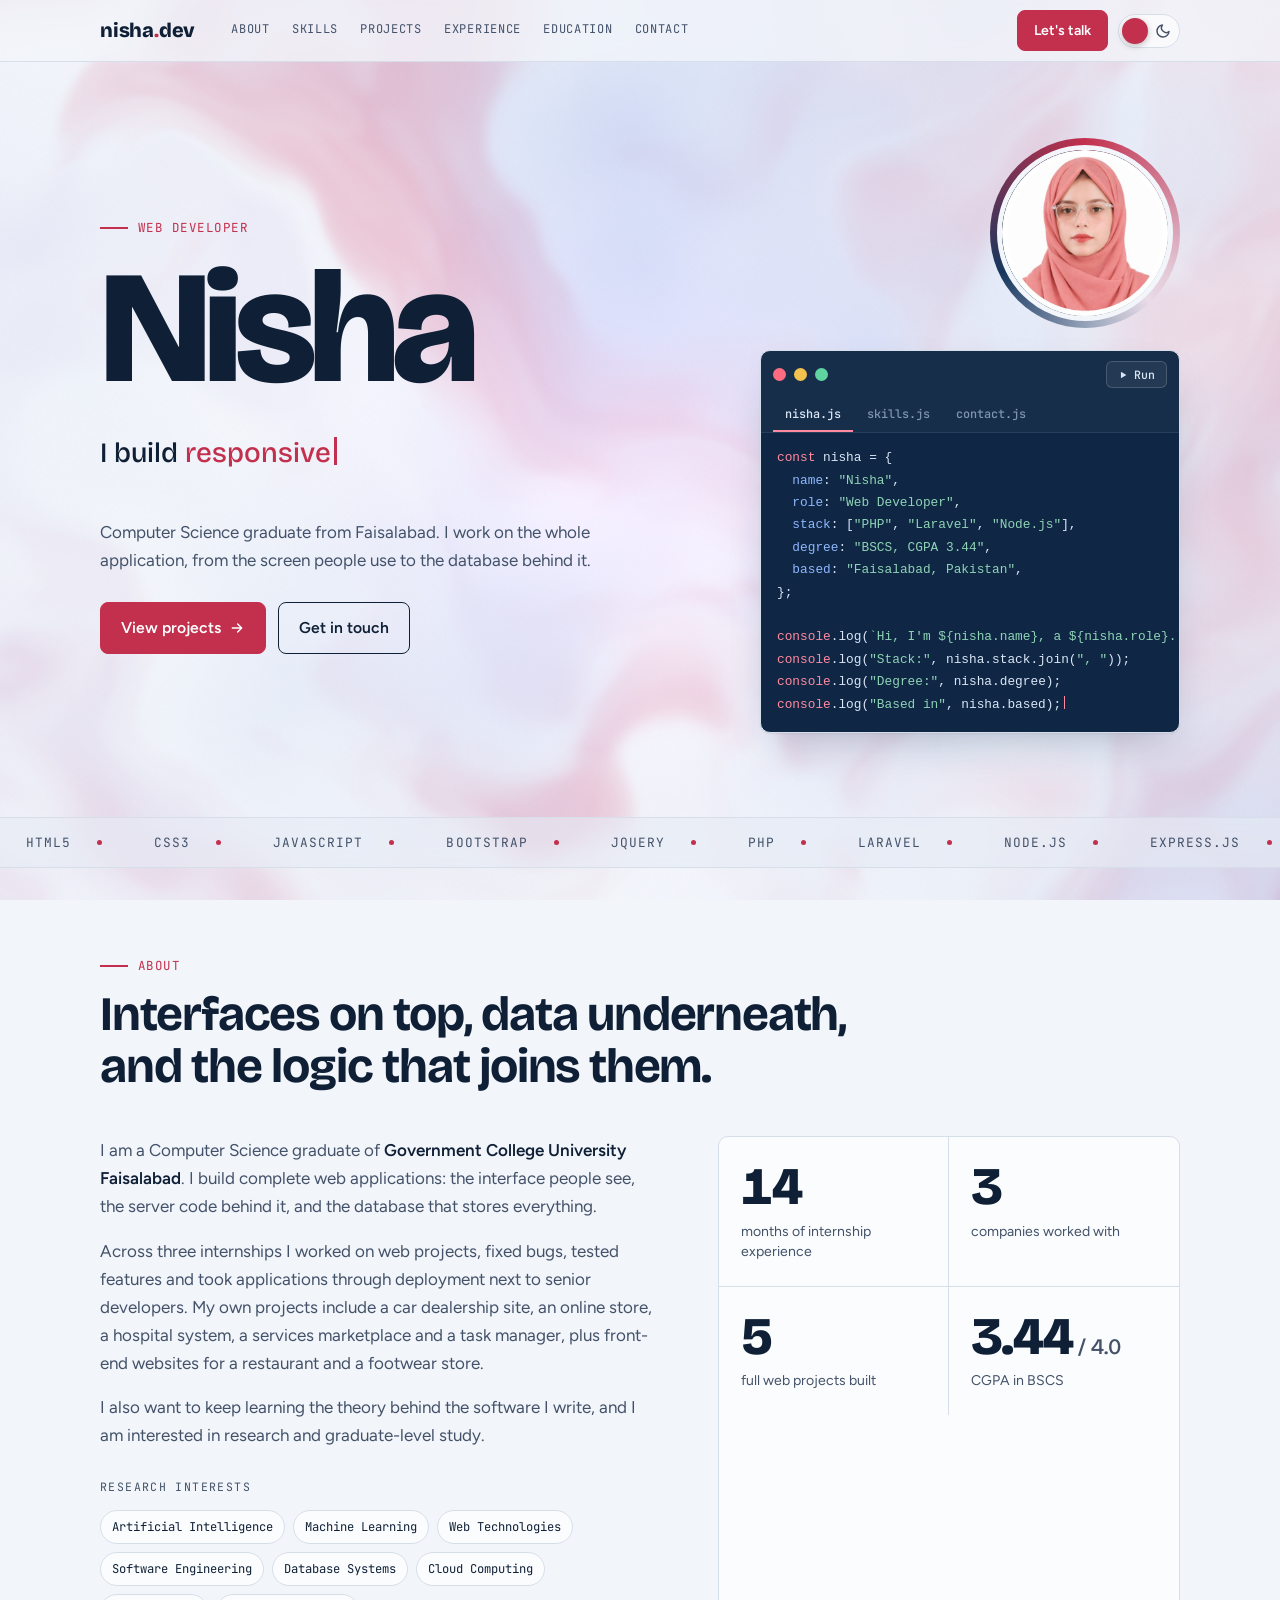
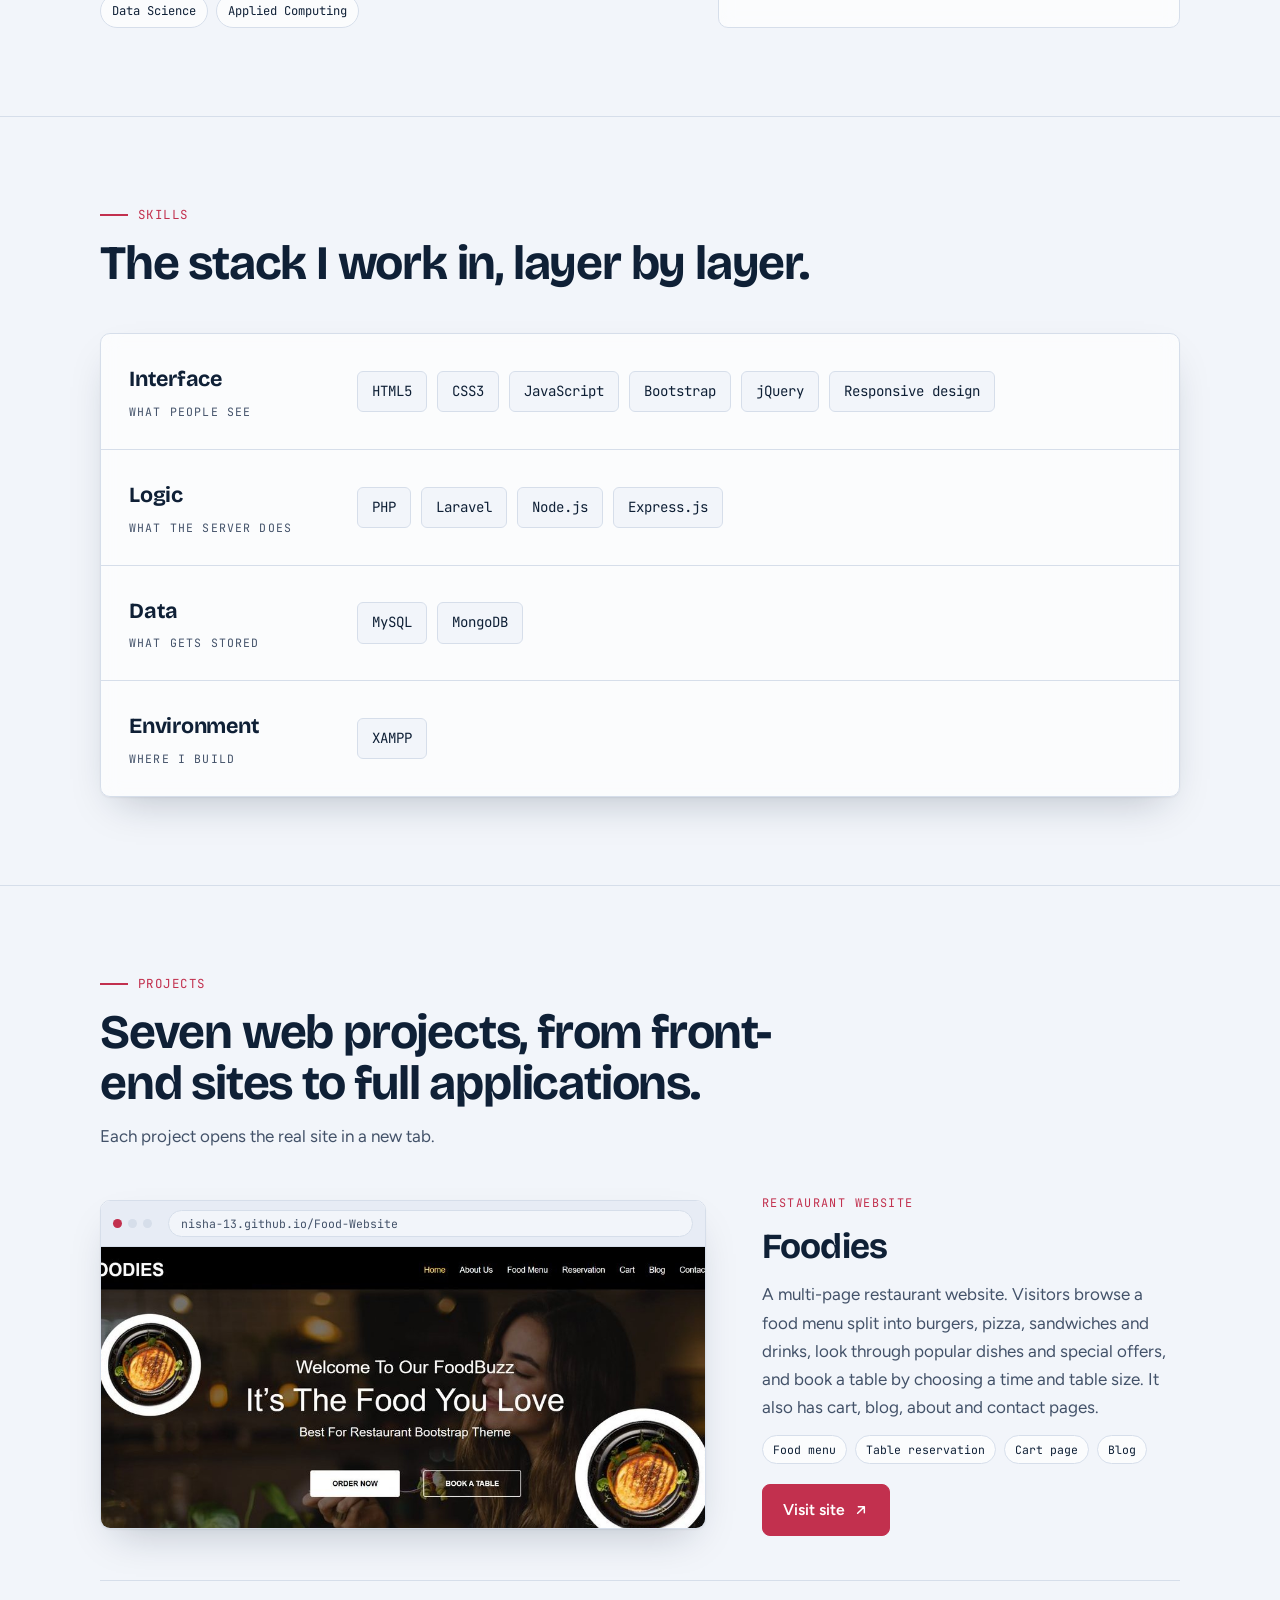
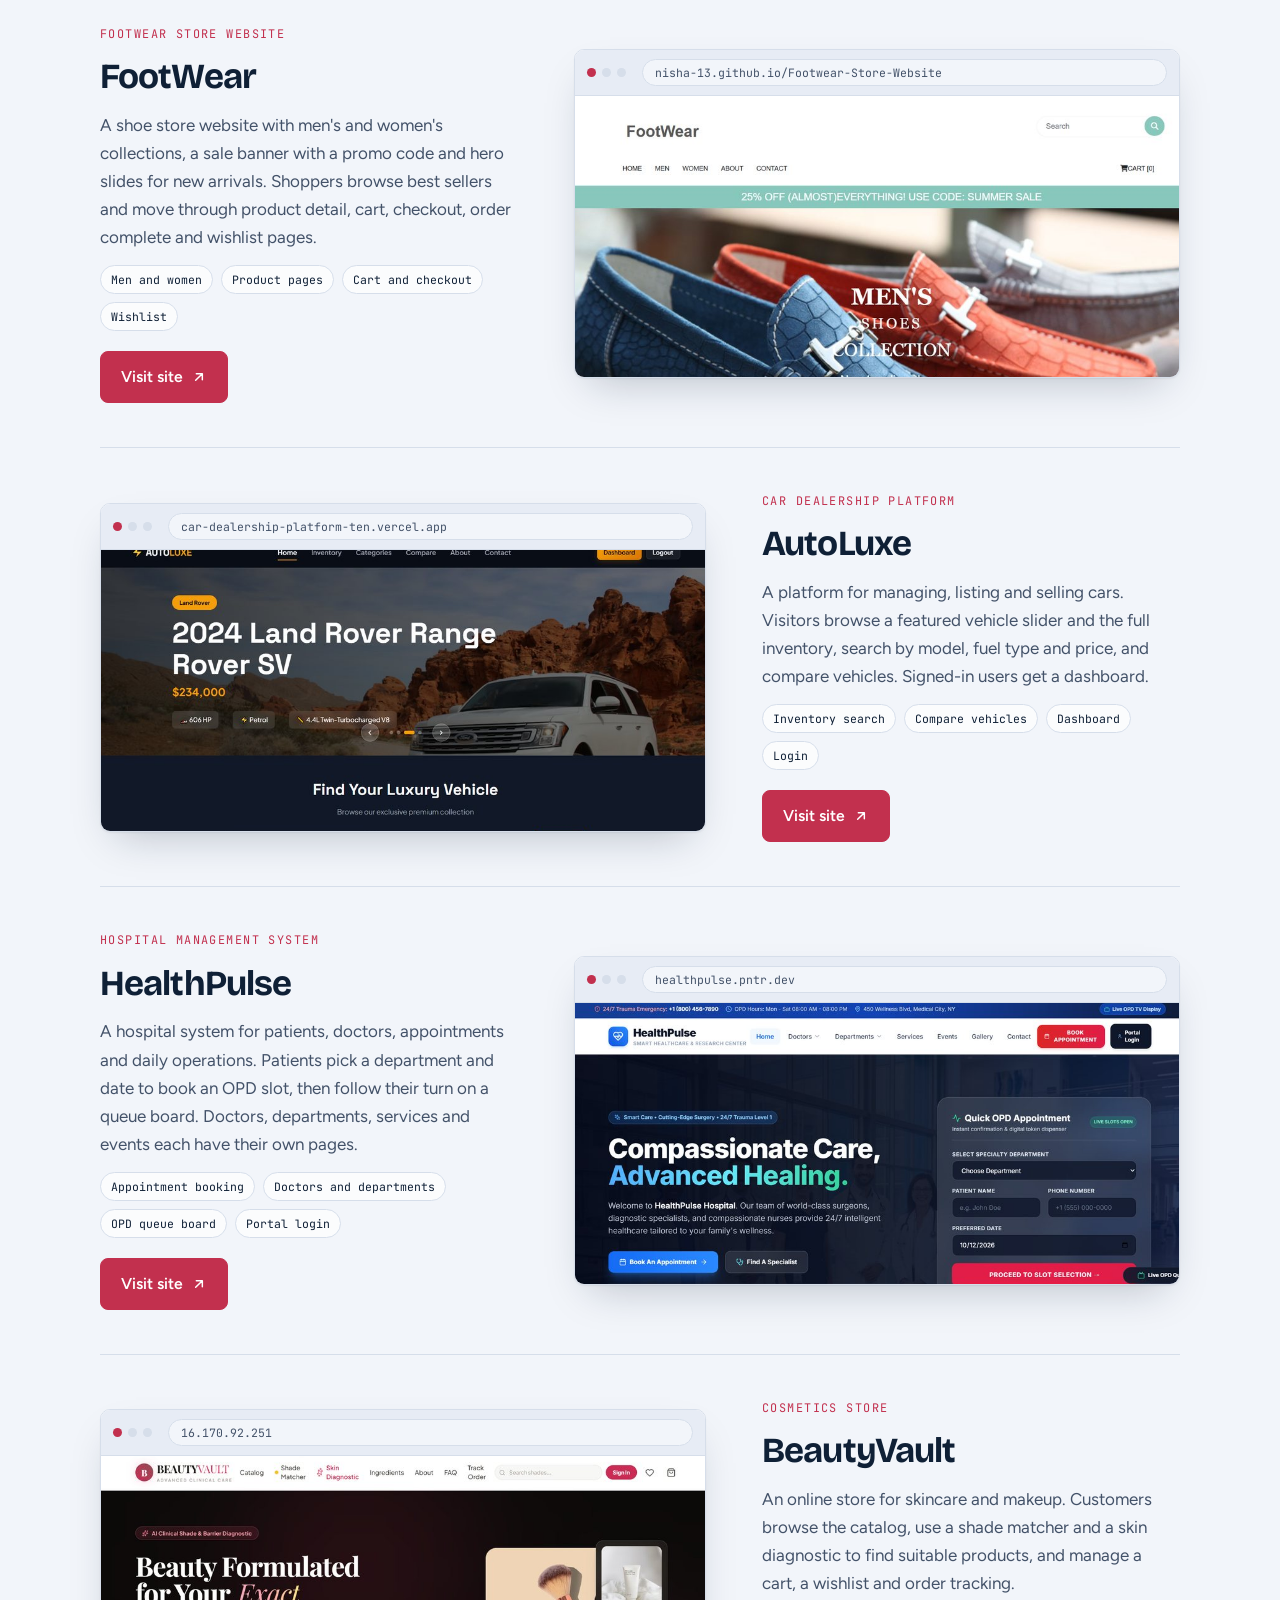
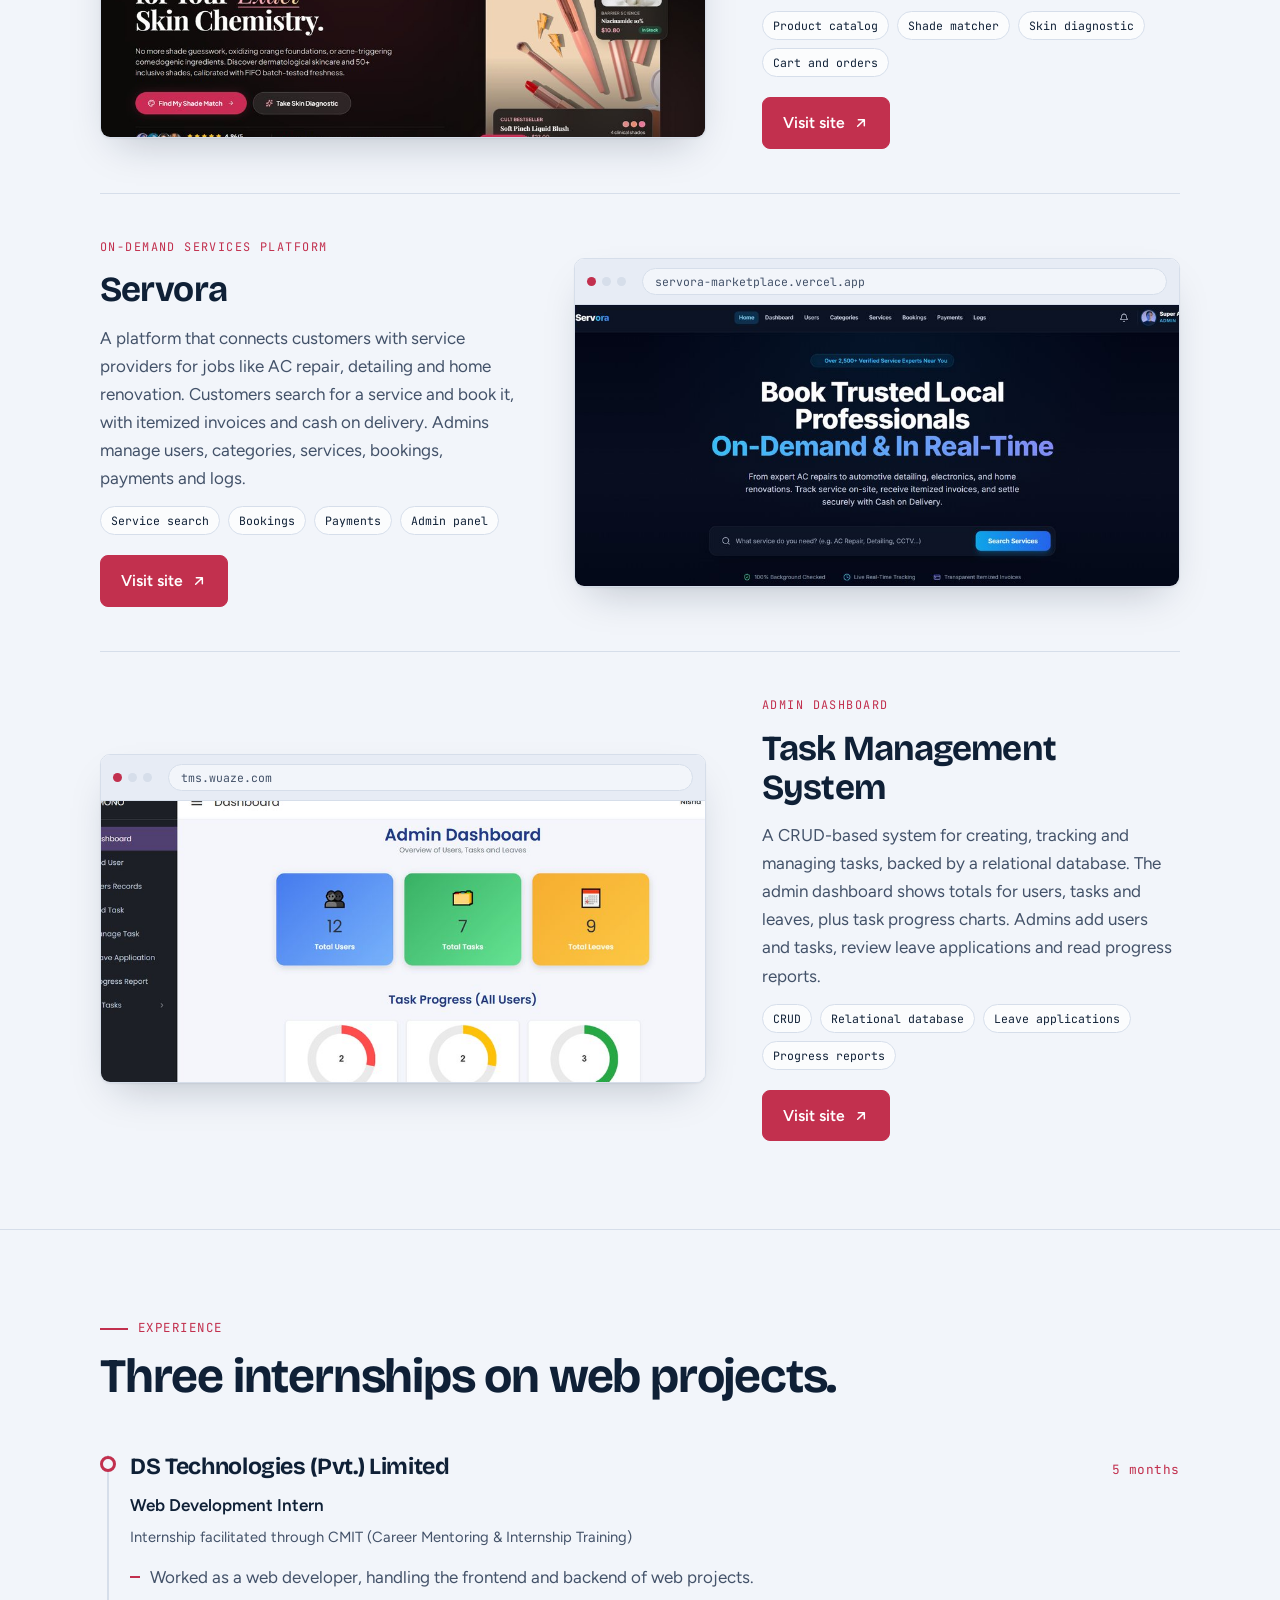
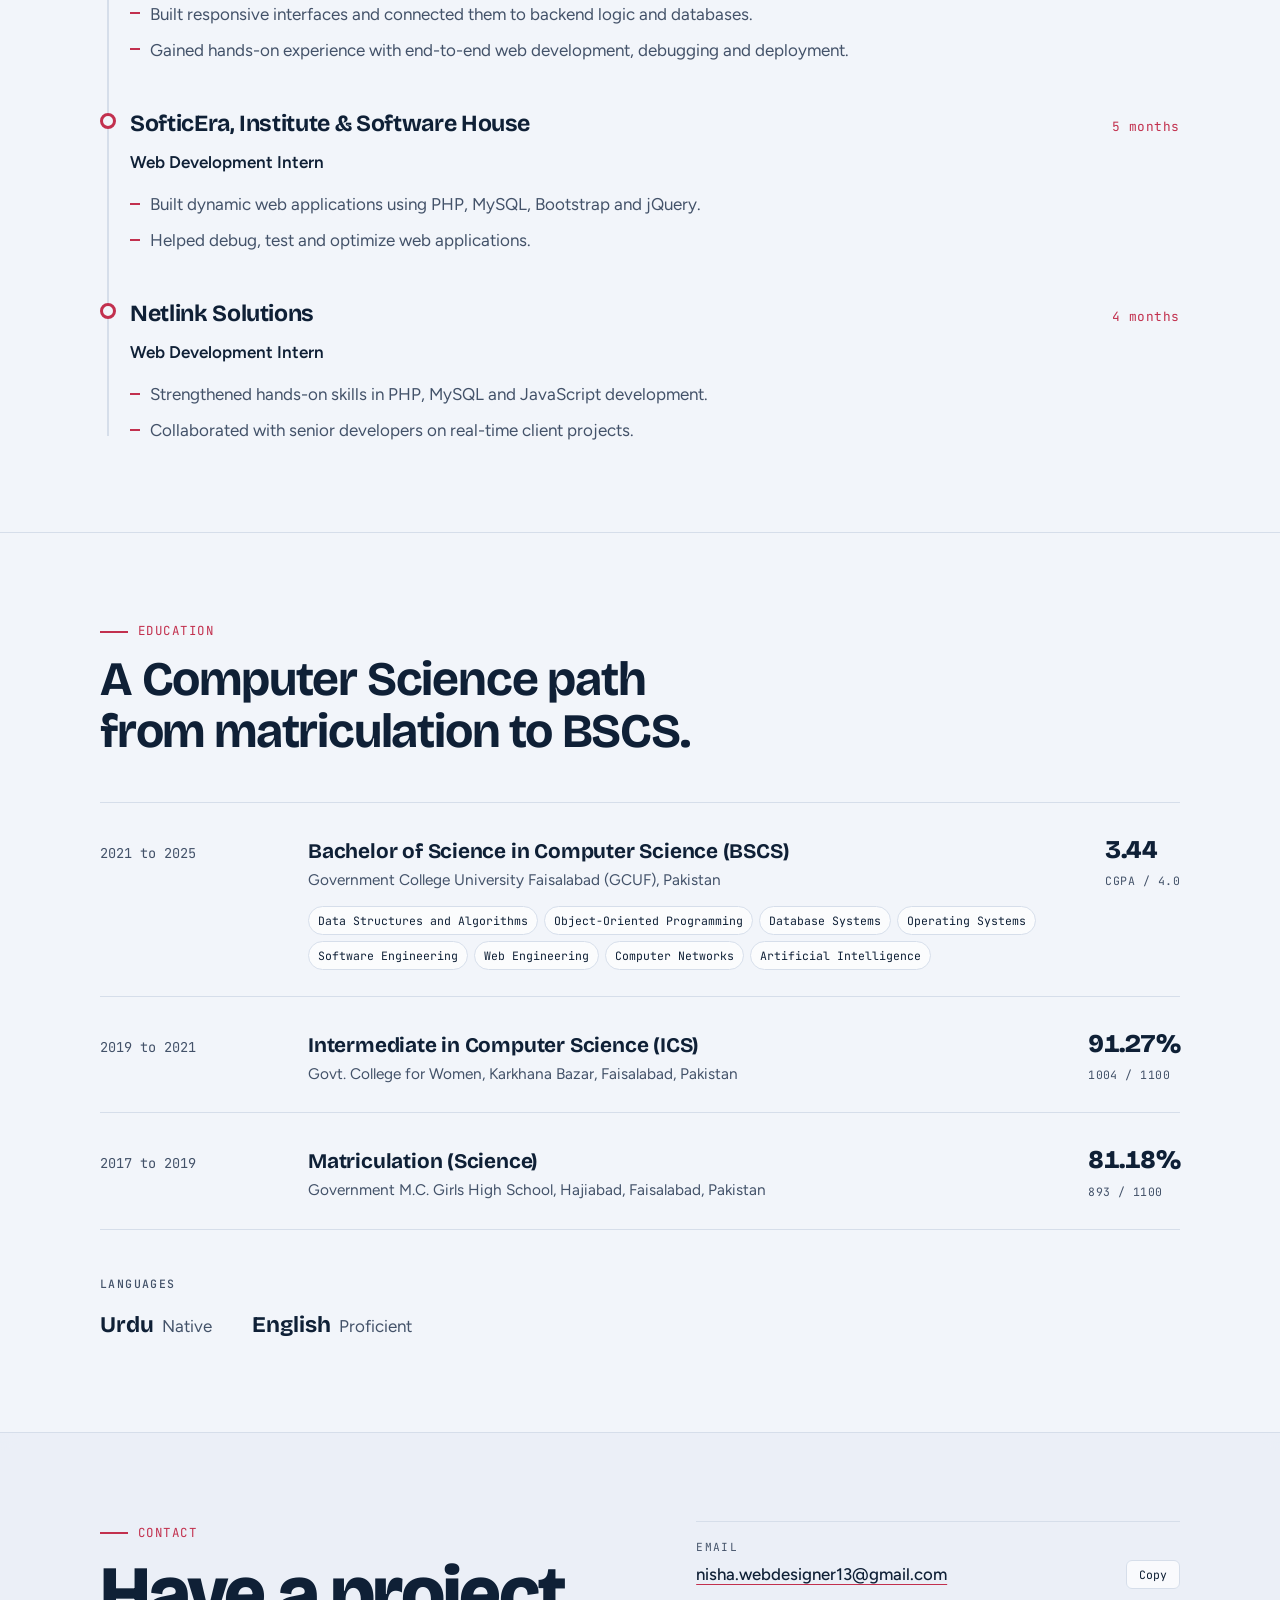
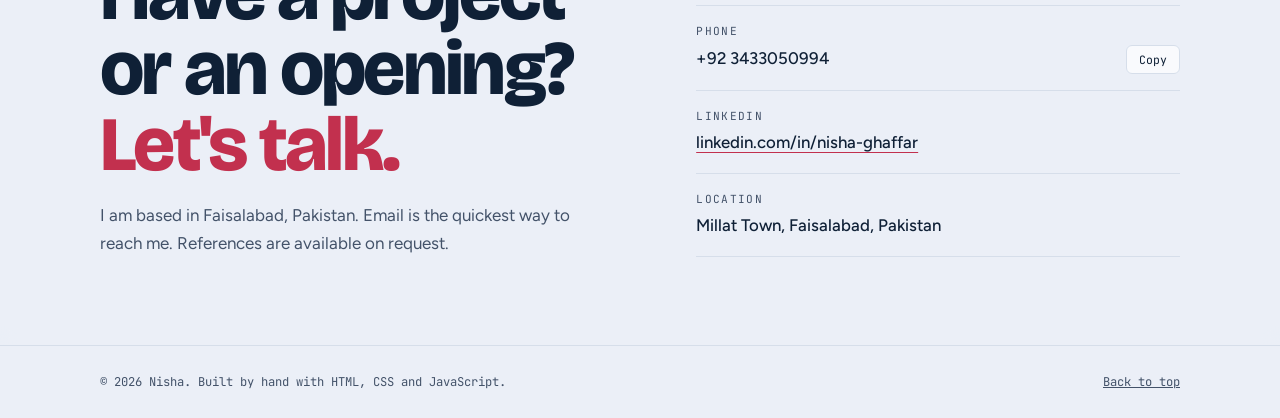
<file: index.html>
<!DOCTYPE html>
<html lang="en">
<head>
<meta charset="utf-8">
<meta name="viewport" content="width=device-width, initial-scale=1">
<title>Nisha Portfolio</title>
<meta name="description" content="Portfolio of Nisha, a web developer and Computer Science graduate from Faisalabad, Pakistan. Projects, experience, skills and contact details.">
<meta name="author" content="Nisha">
<meta name="theme-color" content="#17365d">
<meta property="og:type" content="website">
<meta property="og:title" content="Nisha Portfolio">
<meta property="og:description" content="Web developer and Computer Science graduate from Faisalabad, Pakistan. See my projects, experience and skills.">
<link rel="icon" href="favicon.svg" type="image/svg+xml">
<link rel="icon" href="favicon.ico" sizes="32x32">
<link rel="apple-touch-icon" href="apple-touch-icon.png">
<link rel="preconnect" href="https://fonts.googleapis.com">
<link rel="preconnect" href="https://fonts.gstatic.com" crossorigin>
<link rel="stylesheet" href="https://fonts.googleapis.com/css2?family=Bricolage+Grotesque:opsz,wght@12..96,500;12..96,700;12..96,800&family=Figtree:wght@400;500;600&family=JetBrains+Mono:wght@400;500&display=swap">
<link rel="stylesheet" href="css/style.css">
</head>
<body>

<canvas id="bg" aria-hidden="true"></canvas>

<header class="top">
  <div class="wrap">
    <a class="brand" href="#home" aria-label="Nisha, back to top">nisha<span>.</span>dev</a>
    <div class="navpanel" id="navpanel">
      <nav class="nav" aria-label="Sections">
        <a href="#about">About</a>
        <a href="#skills">Skills</a>
        <a href="#projects">Projects</a>
        <a href="#experience">Experience</a>
        <a href="#education">Education</a>
        <a href="#contact">Contact</a>
      </nav>
    </div>
    <a class="btn primary talk" href="#contact">Let's talk</a>
    <button class="switch" id="theme" type="button" role="switch" aria-checked="false" aria-label="Dark theme">
      <svg class="si sun" viewBox="0 0 24 24" fill="none" stroke="currentColor" stroke-width="2.2" stroke-linecap="round" stroke-linejoin="round" aria-hidden="true"><circle cx="12" cy="12" r="4"/><path d="M12 2v2M12 20v2M4.9 4.9l1.4 1.4M17.7 17.7l1.4 1.4M2 12h2M20 12h2M4.9 19.1l1.4-1.4M17.7 6.3l1.4-1.4"/></svg>
      <svg class="si moon" viewBox="0 0 24 24" fill="none" stroke="currentColor" stroke-width="2.2" stroke-linecap="round" stroke-linejoin="round" aria-hidden="true"><path d="M21 12.8A9 9 0 1 1 11.2 3a7 7 0 0 0 9.8 9.8z"/></svg>
      <span class="thumb" aria-hidden="true"></span>
    </button>
    <button class="menu" id="menu" type="button" aria-expanded="false" aria-controls="navpanel" aria-label="Open menu"><span></span><span></span><span></span></button>
  </div>
  <div class="progress" id="progress" aria-hidden="true"></div>
</header>

<main>
  <section class="hero" id="home">
    <div class="wrap">
      <div>
        <p class="eyebrow">Web developer</p>
        <h1 class="name" aria-label="Nisha"><span class="ch" style="--i:0" aria-hidden="true">N</span><span class="ch" style="--i:1" aria-hidden="true">i</span><span class="ch" style="--i:2" aria-hidden="true">s</span><span class="ch" style="--i:3" aria-hidden="true">h</span><span class="ch" style="--i:4" aria-hidden="true">a</span></h1>
        <p class="role">I build <span class="typed" id="typed">web applications</span><span class="caret" aria-hidden="true"></span></p>
        <p class="lede">Computer Science graduate from Faisalabad. I work on the whole application, from the screen people use to the database behind it.</p>
        <div class="cta">
          <a class="btn primary" href="#projects">View projects
            <svg viewBox="0 0 24 24" fill="none" stroke="currentColor" stroke-width="2.2" stroke-linecap="round" stroke-linejoin="round" aria-hidden="true"><path d="M5 12h14M13 6l6 6-6 6"/></svg>
          </a>
          <a class="btn" href="#contact">Get in touch</a>
        </div>
      </div>
      <div class="side">
        <div class="photo">
          <div class="ring" aria-hidden="true"></div>
          <img src="images/nisha.jpg" alt="Portrait of Nisha" width="480" height="480">
        </div>
        <div class="win-wrap" id="winWrap">
          <div class="win-anim" id="winAnim">
            <div class="win" id="win">
              <div class="win-bar">
                <div class="dots">
                  <button class="dot r" id="dClose" type="button" aria-label="Close window"></button>
                  <button class="dot y" id="dMin" type="button" aria-label="Minimize window" aria-pressed="false"></button>
                  <button class="dot g" id="dMax" type="button" aria-label="Maximize window" aria-pressed="false"></button>
                </div>
                <button class="run" id="run" type="button"><svg viewBox="0 0 24 24" fill="currentColor" aria-hidden="true"><path d="M7 4l13 8-13 8z"/></svg>Run</button>
                <div class="tabs" role="tablist" aria-label="Files in this window">
                  <button class="tab" role="tab" data-f="nisha" aria-selected="true" aria-controls="codeBox" type="button">nisha.js</button>
                  <button class="tab" role="tab" data-f="skills" aria-selected="false" aria-controls="codeBox" tabindex="-1" type="button">skills.js</button>
                  <button class="tab" role="tab" data-f="contact" aria-selected="false" aria-controls="codeBox" tabindex="-1" type="button">contact.js</button>
                </div>
              </div>
              <div class="win-body">
                <div class="win-inner">
<pre class="code" id="codeBox" role="tabpanel" aria-label="File contents"><code id="codeEl"></code></pre>
                  <div class="term" id="term" hidden>
                    <div class="term-bar"><span>Terminal</span><button class="clear" id="clear" type="button">Clear</button></div>
                    <pre id="termOut" aria-live="polite"></pre>
                  </div>
                </div>
              </div>
            </div>
          </div>
          <button class="reopen" id="reopen" type="button" hidden>Reopen nisha.js</button>
        </div>
      </div>
    </div>
    <div class="strip" aria-hidden="true">
      <div class="strip-track">
        <ul><li>HTML5</li><li>CSS3</li><li>JavaScript</li><li>Bootstrap</li><li>jQuery</li><li>PHP</li><li>Laravel</li><li>Node.js</li><li>Express.js</li><li>MySQL</li><li>MongoDB</li><li>Responsive design</li></ul>
        <ul aria-hidden="true"><li>HTML5</li><li>CSS3</li><li>JavaScript</li><li>Bootstrap</li><li>jQuery</li><li>PHP</li><li>Laravel</li><li>Node.js</li><li>Express.js</li><li>MySQL</li><li>MongoDB</li><li>Responsive design</li></ul>
      </div>
    </div>
  </section>

  <section class="sec" id="about">
    <div class="wrap">
      <div class="sec-head rv">
        <p class="eyebrow">About</p>
        <h2>Interfaces on top, data underneath, and the logic that joins them.</h2>
      </div>
      <div class="about">
        <div class="rv">
          <p>I am a Computer Science graduate of <strong>Government College University Faisalabad</strong>. I build complete web applications: the interface people see, the server code behind it, and the database that stores everything.</p>
          <p>Across three internships I worked on web projects, fixed bugs, tested features and took applications through deployment next to senior developers. My own projects include a car dealership site, an online store, a hospital system, a services marketplace and a task manager, plus front-end websites for a restaurant and a footwear store.</p>
          <p>I also want to keep learning the theory behind the software I write, and I am interested in research and graduate-level study.</p>
          <p class="interests-label">Research interests</p>
          <ul class="interests">
            <li class="chip">Artificial Intelligence</li>
            <li class="chip">Machine Learning</li>
            <li class="chip">Web Technologies</li>
            <li class="chip">Software Engineering</li>
            <li class="chip">Database Systems</li>
            <li class="chip">Cloud Computing</li>
            <li class="chip">Data Science</li>
            <li class="chip">Applied Computing</li>
          </ul>
        </div>
        <div class="facts rv">
          <div class="fact"><div class="num" data-to="14" data-dec="0">14</div><p class="lbl">months of internship experience</p></div>
          <div class="fact"><div class="num" data-to="3" data-dec="0">3</div><p class="lbl">companies worked with</p></div>
          <div class="fact"><div class="num" data-to="5" data-dec="0">5</div><p class="lbl">full web projects built</p></div>
          <div class="fact"><div class="num" data-to="3.44" data-dec="2">3.44<small>/ 4.0</small></div><p class="lbl">CGPA in BSCS</p></div>
        </div>
      </div>
    </div>
  </section>

  <section class="sec" id="skills">
    <div class="wrap">
      <div class="sec-head rv">
        <p class="eyebrow">Skills</p>
        <h2>The stack I work in, layer by layer.</h2>
      </div>
      <div class="layers rv">
        <div class="layer">
          <h3>Interface<span class="tag">What people see</span></h3>
          <ul class="chips">
            <li class="tool">HTML5</li><li class="tool">CSS3</li><li class="tool">JavaScript</li><li class="tool">Bootstrap</li><li class="tool">jQuery</li><li class="tool">Responsive design</li>
          </ul>
        </div>
        <div class="layer">
          <h3>Logic<span class="tag">What the server does</span></h3>
          <ul class="chips">
            <li class="tool">PHP</li><li class="tool">Laravel</li><li class="tool">Node.js</li><li class="tool">Express.js</li>
          </ul>
        </div>
        <div class="layer">
          <h3>Data<span class="tag">What gets stored</span></h3>
          <ul class="chips">
            <li class="tool">MySQL</li><li class="tool">MongoDB</li>
          </ul>
        </div>
        <div class="layer">
          <h3>Environment<span class="tag">Where I build</span></h3>
          <ul class="chips">
            <li class="tool">XAMPP</li>
          </ul>
        </div>
      </div>
    </div>
  </section>

  <section class="sec" id="projects">
    <div class="wrap">
      <div class="sec-head rv">
        <p class="eyebrow">Projects</p>
        <h2>Seven web projects, from front-end sites to full applications.</h2>
        <p class="sub">Each project opens the real site in a new tab.</p>
      </div>
      <div class="projects">

        <article class="proj rv">
          <a class="shot" href="https://nisha-13.github.io/Food-Website/" target="_blank" rel="noopener" aria-label="Open Foodies in a new tab">
            <div class="chrome" aria-hidden="true"><i></i><i></i><i></i><span class="url">nisha-13.github.io/Food-Website</span></div>
            <div class="view"><img src="images/food.jpg" alt="Foodies restaurant home page with a welcome heading, an Order Now button and a Book a Table button"></div>
          </a>
          <div class="proj-body">
            <span class="kind">Restaurant website</span>
            <h3>Foodies</h3>
            <p>A multi-page restaurant website. Visitors browse a food menu split into burgers, pizza, sandwiches and drinks, look through popular dishes and special offers, and book a table by choosing a time and table size. It also has cart, blog, about and contact pages.</p>
            <ul class="tags"><li>Food menu</li><li>Table reservation</li><li>Cart page</li><li>Blog</li></ul>
            <a class="btn primary" href="https://nisha-13.github.io/Food-Website/" target="_blank" rel="noopener">Visit site
              <svg viewBox="0 0 24 24" fill="none" stroke="currentColor" stroke-width="2.2" stroke-linecap="round" stroke-linejoin="round" aria-hidden="true"><path d="M7 17L17 7M8 7h9v9"/></svg>
            </a>
          </div>
        </article>

        <article class="proj rv">
          <a class="shot" href="https://nisha-13.github.io/Footwear-Store-Website/" target="_blank" rel="noopener" aria-label="Open FootWear in a new tab">
            <div class="chrome" aria-hidden="true"><i></i><i></i><i></i><span class="url">nisha-13.github.io/Footwear-Store-Website</span></div>
            <div class="view"><img src="images/footwear.jpg" alt="FootWear store home page with a search bar, a summer sale banner and a men's shoes collection hero"></div>
          </a>
          <div class="proj-body">
            <span class="kind">Footwear store website</span>
            <h3>FootWear</h3>
            <p>A shoe store website with men's and women's collections, a sale banner with a promo code and hero slides for new arrivals. Shoppers browse best sellers and move through product detail, cart, checkout, order complete and wishlist pages.</p>
            <ul class="tags"><li>Men and women</li><li>Product pages</li><li>Cart and checkout</li><li>Wishlist</li></ul>
            <a class="btn primary" href="https://nisha-13.github.io/Footwear-Store-Website/" target="_blank" rel="noopener">Visit site
              <svg viewBox="0 0 24 24" fill="none" stroke="currentColor" stroke-width="2.2" stroke-linecap="round" stroke-linejoin="round" aria-hidden="true"><path d="M7 17L17 7M8 7h9v9"/></svg>
            </a>
          </div>
        </article>

        <article class="proj rv">
          <a class="shot" href="https://car-dealership-platform-ten.vercel.app/" target="_blank" rel="noopener" aria-label="Open AutoLuxe in a new tab">
            <div class="chrome" aria-hidden="true"><i></i><i></i><i></i><span class="url">car-dealership-platform-ten.vercel.app</span></div>
            <div class="view"><img src="images/autoluxe.jpg" alt="AutoLuxe home page with a featured Land Rover slider and a vehicle search bar"></div>
          </a>
          <div class="proj-body">
            <span class="kind">Car dealership platform</span>
            <h3>AutoLuxe</h3>
            <p>A platform for managing, listing and selling cars. Visitors browse a featured vehicle slider and the full inventory, search by model, fuel type and price, and compare vehicles. Signed-in users get a dashboard.</p>
            <ul class="tags"><li>Inventory search</li><li>Compare vehicles</li><li>Dashboard</li><li>Login</li></ul>
            <a class="btn primary" href="https://car-dealership-platform-ten.vercel.app/" target="_blank" rel="noopener">Visit site
              <svg viewBox="0 0 24 24" fill="none" stroke="currentColor" stroke-width="2.2" stroke-linecap="round" stroke-linejoin="round" aria-hidden="true"><path d="M7 17L17 7M8 7h9v9"/></svg>
            </a>
          </div>
        </article>

        <article class="proj rv">
          <a class="shot" href="https://healthpulse.pntr.dev/" target="_blank" rel="noopener" aria-label="Open HealthPulse in a new tab">
            <div class="chrome" aria-hidden="true"><i></i><i></i><i></i><span class="url">healthpulse.pntr.dev</span></div>
            <div class="view"><img src="images/healthpulse.jpg" alt="HealthPulse hospital home page with a quick OPD appointment form"></div>
          </a>
          <div class="proj-body">
            <span class="kind">Hospital management system</span>
            <h3>HealthPulse</h3>
            <p>A hospital system for patients, doctors, appointments and daily operations. Patients pick a department and date to book an OPD slot, then follow their turn on a queue board. Doctors, departments, services and events each have their own pages.</p>
            <ul class="tags"><li>Appointment booking</li><li>Doctors and departments</li><li>OPD queue board</li><li>Portal login</li></ul>
            <a class="btn primary" href="https://healthpulse.pntr.dev/" target="_blank" rel="noopener">Visit site
              <svg viewBox="0 0 24 24" fill="none" stroke="currentColor" stroke-width="2.2" stroke-linecap="round" stroke-linejoin="round" aria-hidden="true"><path d="M7 17L17 7M8 7h9v9"/></svg>
            </a>
          </div>
        </article>

        <article class="proj rv">
          <a class="shot" href="http://16.170.92.251/" target="_blank" rel="noopener" aria-label="Open BeautyVault in a new tab">
            <div class="chrome" aria-hidden="true"><i></i><i></i><i></i><span class="url">16.170.92.251</span></div>
            <div class="view"><img src="images/beautyvault.jpg" alt="BeautyVault cosmetics store home page with a skin diagnostic and shade match buttons"></div>
          </a>
          <div class="proj-body">
            <span class="kind">Cosmetics store</span>
            <h3>BeautyVault</h3>
            <p>An online store for skincare and makeup. Customers browse the catalog, use a shade matcher and a skin diagnostic to find suitable products, and manage a cart, a wishlist and order tracking.</p>
            <ul class="tags"><li>Product catalog</li><li>Shade matcher</li><li>Skin diagnostic</li><li>Cart and orders</li></ul>
            <a class="btn primary" href="http://16.170.92.251/" target="_blank" rel="noopener">Visit site
              <svg viewBox="0 0 24 24" fill="none" stroke="currentColor" stroke-width="2.2" stroke-linecap="round" stroke-linejoin="round" aria-hidden="true"><path d="M7 17L17 7M8 7h9v9"/></svg>
            </a>
          </div>
        </article>

        <article class="proj rv">
          <a class="shot" href="https://servora-marketplace.vercel.app/" target="_blank" rel="noopener" aria-label="Open Servora in a new tab">
            <div class="chrome" aria-hidden="true"><i></i><i></i><i></i><span class="url">servora-marketplace.vercel.app</span></div>
            <div class="view"><img src="images/servora.jpg" alt="Servora home page with a service search bar and an admin navigation menu"></div>
          </a>
          <div class="proj-body">
            <span class="kind">On-demand services platform</span>
            <h3>Servora</h3>
            <p>A platform that connects customers with service providers for jobs like AC repair, detailing and home renovation. Customers search for a service and book it, with itemized invoices and cash on delivery. Admins manage users, categories, services, bookings, payments and logs.</p>
            <ul class="tags"><li>Service search</li><li>Bookings</li><li>Payments</li><li>Admin panel</li></ul>
            <a class="btn primary" href="https://servora-marketplace.vercel.app/" target="_blank" rel="noopener">Visit site
              <svg viewBox="0 0 24 24" fill="none" stroke="currentColor" stroke-width="2.2" stroke-linecap="round" stroke-linejoin="round" aria-hidden="true"><path d="M7 17L17 7M8 7h9v9"/></svg>
            </a>
          </div>
        </article>

        <article class="proj rv">
          <a class="shot" href="https://tms.wuaze.com/" target="_blank" rel="noopener" aria-label="Open Task Management System in a new tab">
            <div class="chrome" aria-hidden="true"><i></i><i></i><i></i><span class="url">tms.wuaze.com</span></div>
            <div class="view"><img src="images/task-management.jpg" alt="Task Management System admin dashboard with user, task and leave totals and task progress charts"></div>
          </a>
          <div class="proj-body">
            <span class="kind">Admin dashboard</span>
            <h3>Task Management System</h3>
            <p>A CRUD-based system for creating, tracking and managing tasks, backed by a relational database. The admin dashboard shows totals for users, tasks and leaves, plus task progress charts. Admins add users and tasks, review leave applications and read progress reports.</p>
            <ul class="tags"><li>CRUD</li><li>Relational database</li><li>Leave applications</li><li>Progress reports</li></ul>
            <a class="btn primary" href="https://tms.wuaze.com/" target="_blank" rel="noopener">Visit site
              <svg viewBox="0 0 24 24" fill="none" stroke="currentColor" stroke-width="2.2" stroke-linecap="round" stroke-linejoin="round" aria-hidden="true"><path d="M7 17L17 7M8 7h9v9"/></svg>
            </a>
          </div>
        </article>

      </div>
    </div>
  </section>

  <section class="sec" id="experience">
    <div class="wrap">
      <div class="sec-head rv">
        <p class="eyebrow">Experience</p>
        <h2>Three internships on web projects.</h2>
      </div>
      <div class="tl">
        <article class="job rv">
          <div class="job-head"><h3>DS Technologies (Pvt.) Limited</h3><span class="dur">5 months</span></div>
          <p class="role-line">Web Development Intern</p>
          <p class="via">Internship facilitated through CMIT (Career Mentoring &amp; Internship Training)</p>
          <ul>
            <li>Worked as a web developer, handling the frontend and backend of web projects.</li>
            <li>Built responsive interfaces and connected them to backend logic and databases.</li>
            <li>Gained hands-on experience with end-to-end web development, debugging and deployment.</li>
          </ul>
        </article>
        <article class="job rv">
          <div class="job-head"><h3>SofticEra, Institute &amp; Software House</h3><span class="dur">5 months</span></div>
          <p class="role-line">Web Development Intern</p>
          <ul>
            <li>Built dynamic web applications using PHP, MySQL, Bootstrap and jQuery.</li>
            <li>Helped debug, test and optimize web applications.</li>
          </ul>
        </article>
        <article class="job rv">
          <div class="job-head"><h3>Netlink Solutions</h3><span class="dur">4 months</span></div>
          <p class="role-line">Web Development Intern</p>
          <ul>
            <li>Strengthened hands-on skills in PHP, MySQL and JavaScript development.</li>
            <li>Collaborated with senior developers on real-time client projects.</li>
          </ul>
        </article>
      </div>
    </div>
  </section>

  <section class="sec" id="education">
    <div class="wrap">
      <div class="sec-head rv">
        <p class="eyebrow">Education</p>
        <h2>A Computer Science path from matriculation to BSCS.</h2>
      </div>
      <div class="edu rv">
        <div class="edu-row">
          <p class="yrs">2021 to 2025</p>
          <div>
            <h3>Bachelor of Science in Computer Science (BSCS)</h3>
            <p class="where">Government College University Faisalabad (GCUF), Pakistan</p>
            <ul class="course" aria-label="Relevant coursework">
              <li class="chip">Data Structures and Algorithms</li>
              <li class="chip">Object-Oriented Programming</li>
              <li class="chip">Database Systems</li>
              <li class="chip">Operating Systems</li>
              <li class="chip">Software Engineering</li>
              <li class="chip">Web Engineering</li>
              <li class="chip">Computer Networks</li>
              <li class="chip">Artificial Intelligence</li>
            </ul>
          </div>
          <p class="score">3.44<small>CGPA / 4.0</small></p>
        </div>
        <div class="edu-row">
          <p class="yrs">2019 to 2021</p>
          <div>
            <h3>Intermediate in Computer Science (ICS)</h3>
            <p class="where">Govt. College for Women, Karkhana Bazar, Faisalabad, Pakistan</p>
          </div>
          <p class="score">91.27%<small>1004 / 1100</small></p>
        </div>
        <div class="edu-row">
          <p class="yrs">2017 to 2019</p>
          <div>
            <h3>Matriculation (Science)</h3>
            <p class="where">Government M.C. Girls High School, Hajiabad, Faisalabad, Pakistan</p>
          </div>
          <p class="score">81.18%<small>893 / 1100</small></p>
        </div>
      </div>
      <div class="langs rv">
        <h3>Languages</h3>
        <p><b>Urdu</b><span>Native</span></p>
        <p><b>English</b><span>Proficient</span></p>
      </div>
    </div>
  </section>

  <section class="sec contact" id="contact">
    <div class="wrap contact-grid">
      <div class="rv">
        <p class="eyebrow">Contact</p>
        <h2 class="big">Have a project or an opening? <em>Let's talk.</em></h2>
        <p class="contact-note">I am based in Faisalabad, Pakistan. Email is the quickest way to reach me. References are available on request.</p>
      </div>
      <div class="rows rv">
        <div class="crow"><span class="k">Email</span><a class="v" href="https://mail.google.com/mail/?view=cm&amp;fs=1&amp;to=nisha.webdesigner13@gmail.com&amp;su=Hello%20Nisha" target="_blank" rel="noopener">nisha.webdesigner13@gmail.com</a><button class="copy" type="button" data-copy="nisha.webdesigner13@gmail.com">Copy</button></div>
        <div class="crow"><span class="k">Phone</span><span class="v">+92 3433050994</span><button class="copy" type="button" data-copy="+92 3433050994">Copy</button></div>
        <div class="crow"><span class="k">LinkedIn</span><a class="v" href="https://www.linkedin.com/in/nisha-ghaffar-21767033b/" target="_blank" rel="noopener">linkedin.com/in/nisha-ghaffar</a><span></span></div>
        <div class="crow"><span class="k">Location</span><span class="v">Millat Town, Faisalabad, Pakistan</span><span></span></div>
      </div>
    </div>
  </section>
</main>

<footer>
  <div class="wrap">
    <span>&copy; 2026 Nisha. Built by hand with HTML, CSS and JavaScript.</span>
    <a href="#home">Back to top</a>
  </div>
</footer>

<button class="totop" id="totop" type="button" aria-label="Back to top">
  <svg viewBox="0 0 24 24" fill="none" stroke="currentColor" stroke-width="2.2" stroke-linecap="round" stroke-linejoin="round" aria-hidden="true"><path d="M12 19V5M5 12l7-7 7 7"/></svg>
</button>

<script src="js/script.js"></script>
</body>
</html>
</file>
<file: css/style.css>
/* Nisha portfolio: styles
   Sections: tokens (light and dark colours), header, hero, about, skills, projects, experience, education, contact, motion rules */
:root { color-scheme: light; }
html { -webkit-text-size-adjust: 100%; }
body { margin: 0; }
img { max-width: 100%; }
[hidden] { display: none !important; }

/* Layout concept: a long single page over one fixed animated backdrop (drifting light plus a slow network). Content sits on frosted panels. Work is shown as case-study rows: browser frame with the real screenshot, then the write-up. */
:root {
  --bg: #f2f5fa;
  --bg-2: #e7ecf5;
  --surface: #ffffff;
  --glass: rgba(255, 255, 255, .66);
  --glass-2: rgba(231, 236, 245, .6);
  --ink: #0f2036;
  --muted: #435269;
  --line: #d6deea;
  --accent: #c2304e;
  --accent-ink: #ffffff;
  --navy: #17365d;
  --code-bg: #0f2744;
  --code-ink: #dbe6f7;
  --code-key: #ff8aa0;
  --code-str: #8fd3b6;
  --code-dim: #7f95b3;
  --shadow: 0 1px 2px rgba(15, 32, 54, .06), 0 18px 40px -16px rgba(15, 32, 54, .26);
  --r: 10px;
  --font-display: 'Bricolage Grotesque', 'Segoe UI', system-ui, sans-serif;
  --font-body: 'Figtree', system-ui, -apple-system, 'Segoe UI', sans-serif;
  --font-mono: 'JetBrains Mono', ui-monospace, 'SFMono-Regular', Menlo, monospace;
}
@media (prefers-color-scheme: dark) {
  :root:not([data-theme="light"]) {
    --bg: #0a1627;
    --bg-2: #0e1d33;
    --surface: #12233a;
    --glass: rgba(18, 35, 58, .62);
    --glass-2: rgba(14, 29, 51, .6);
    --ink: #e8eef8;
    --muted: #9aabc3;
    --line: #22364f;
    --accent: #ff7088;
    --accent-ink: #2a0a14;
    --navy: #8fb2e6;
    --code-bg: #07111f;
    --shadow: 0 1px 2px rgba(0, 0, 0, .4), 0 18px 42px -16px rgba(0, 0, 0, .7);
    color-scheme: dark;
  }
}
:root[data-theme="dark"] {
  --bg: #0a1627;
  --bg-2: #0e1d33;
  --surface: #12233a;
  --glass: rgba(18, 35, 58, .62);
  --glass-2: rgba(14, 29, 51, .6);
  --ink: #e8eef8;
  --muted: #9aabc3;
  --line: #22364f;
  --accent: #ff7088;
  --accent-ink: #2a0a14;
  --navy: #8fb2e6;
  --code-bg: #07111f;
  --shadow: 0 1px 2px rgba(0, 0, 0, .4), 0 18px 42px -16px rgba(0, 0, 0, .7);
  color-scheme: dark;
}

*, *::before, *::after { box-sizing: border-box; }
html { scroll-behavior: smooth; }
body {
  background: var(--bg);
  color: var(--ink);
  font-family: var(--font-body);
  font-size: 1.0625rem;
  line-height: 1.65;
  -webkit-font-smoothing: antialiased;
  overflow-x: clip;
}
h1, h2, h3, p, ul, figure, pre { margin: 0; }
ul { padding: 0; list-style: none; }
a { color: inherit; }
:focus-visible { outline: 2px solid var(--accent); outline-offset: 3px; border-radius: 4px; }
.wrap { max-width: 1120px; margin-inline: auto; padding-inline: 20px; }
section[id] { scroll-margin-top: 84px; }
#bg { position: fixed; inset: 0; width: 100%; height: 100%; display: block; pointer-events: none; z-index: 0; }
main, footer { position: relative; }

/* header */
.top {
  position: sticky;
  top: env(safe-area-inset-top, 0px);
  z-index: 20;
  background: var(--bg);
  background: color-mix(in srgb, var(--bg) 78%, transparent);
  -webkit-backdrop-filter: blur(14px);
  backdrop-filter: blur(14px);
  border-bottom: 1px solid var(--line);
}
.top .wrap { display: flex; flex-wrap: nowrap; align-items: center; gap: 10px; padding-block: 10px; }
.progress { position: absolute; left: 0; bottom: -1px; height: 2px; width: 100%; background: var(--accent); transform: scaleX(0); transform-origin: left; }
.brand { font-family: var(--font-display); font-weight: 800; font-size: 1.25rem; letter-spacing: -.01em; text-decoration: none; margin-right: auto; }
.brand span { color: var(--accent); }
/* mobile: the links open as a dropdown under the header */
.navpanel {
  position: absolute; top: 100%; left: 0; right: 0;
  display: grid; grid-template-rows: 0fr; visibility: hidden;
  background: var(--bg);
  transition: grid-template-rows .35s cubic-bezier(.2, .8, .2, 1), visibility 0s .35s;
}
.top.open .navpanel { grid-template-rows: 1fr; visibility: visible; border-bottom: 1px solid var(--line); transition: grid-template-rows .35s cubic-bezier(.2, .8, .2, 1), visibility 0s; }
.nav { display: grid; min-height: 0; overflow: hidden; width: 100%; max-width: 1120px; margin-inline: auto; padding-inline: 20px; }
.nav a {
  font-family: var(--font-mono);
  font-size: .82rem;
  letter-spacing: .08em;
  text-transform: uppercase;
  text-decoration: none;
  color: var(--muted);
  padding: 15px 4px;
  border-bottom: 1px solid var(--line);
}
.nav a:last-child { border-bottom: 0; }
.nav a:hover { color: var(--ink); }
.nav a[aria-current="true"] { color: var(--ink); box-shadow: inset 3px 0 0 var(--accent); padding-left: 14px; }

/* theme switch */
.switch { position: relative; flex-shrink: 0; width: 62px; height: 34px; padding: 0; border: 1px solid var(--line); border-radius: 999px; background: var(--glass); color: var(--muted); cursor: pointer; transition: border-color .2s; }
.switch:hover { border-color: var(--accent); }
.switch .thumb { position: absolute; top: 3px; left: 3px; width: 26px; height: 26px; border-radius: 50%; background: var(--accent); box-shadow: 0 2px 6px rgba(0, 0, 0, .25); transition: transform .4s cubic-bezier(.3, 1.5, .5, 1); }
.switch[aria-checked="true"] .thumb { transform: translateX(28px); }
.switch .si { position: absolute; top: 50%; width: 16px; height: 16px; margin-top: -8px; }
.switch .sun { left: 8px; }
.switch .moon { right: 8px; }
.switch[aria-checked="false"] .sun, .switch[aria-checked="true"] .moon { color: var(--accent-ink); }

/* menu toggle */
.menu { display: grid; place-content: center; gap: 5px; flex-shrink: 0; width: 38px; height: 38px; padding: 0; border: 1px solid var(--line); border-radius: 50%; background: var(--glass); cursor: pointer; transition: border-color .2s; }
.menu:hover { border-color: var(--accent); }
.menu span { display: block; width: 16px; height: 2px; border-radius: 2px; background: var(--ink); transition: transform .3s, opacity .2s; }
.top.open .menu span:nth-child(1) { transform: translateY(7px) rotate(45deg); }
.top.open .menu span:nth-child(2) { opacity: 0; }
.top.open .menu span:nth-child(3) { transform: translateY(-7px) rotate(-45deg); }

.btn.talk { display: none; padding: 8px 16px; font-size: .88rem; }
@media (min-width: 640px) { .btn.talk { display: inline-flex; } }
@media (min-width: 880px) {
  .top .navpanel { position: static; display: block; visibility: visible; background: none; -webkit-backdrop-filter: none; backdrop-filter: none; border: 0; margin-left: 16px; margin-right: auto; transition: none; }
  .top .nav { display: flex; gap: 2px; overflow: visible; width: auto; max-width: none; margin: 0; padding: 0; }
  .top .nav a { padding: 8px 10px; border-bottom: 2px solid transparent; font-size: .75rem; letter-spacing: .06em; white-space: nowrap; }
  .top .nav a[aria-current="true"] { box-shadow: none; padding-left: 10px; border-bottom-color: var(--accent); }
  .menu { display: none; }
  .brand { margin-right: 0; }
}

/* buttons */
.btn {
  display: inline-flex; align-items: center; gap: 8px;
  font-family: var(--font-body); font-weight: 600; font-size: .98rem;
  text-decoration: none;
  padding: 12px 20px;
  border-radius: 8px;
  border: 1.5px solid var(--ink);
  background: transparent; color: var(--ink);
  cursor: pointer;
  transition: transform .2s, filter .2s;
}
.btn:hover { transform: translateY(-2px); }
.btn.primary { background: var(--accent); border-color: var(--accent); color: var(--accent-ink); }
.btn.primary:hover { filter: brightness(1.08); }
.btn svg { width: 16px; height: 16px; }

/* hero */
.hero { position: relative; border-bottom: 1px solid var(--line); overflow: hidden; }
.hero .wrap { position: relative; display: grid; gap: 40px; padding-block: 48px 60px; }
@media (min-width: 880px) { .hero .wrap { grid-template-columns: 1.35fr 1fr; align-items: center; padding-block: 76px 84px; gap: 56px; } }
.eyebrow { font-family: var(--font-mono); font-size: .78rem; letter-spacing: .12em; text-transform: uppercase; color: var(--accent); display: flex; align-items: center; gap: 10px; }
.eyebrow::before { content: ""; width: 28px; height: 2px; background: var(--accent); }
.name {
  font-family: var(--font-display);
  font-weight: 800;
  font-size: clamp(4.5rem, 17vw, 10rem);
  line-height: .95;
  letter-spacing: -.045em;
  overflow: hidden;
  padding-bottom: .08em;
  margin-top: 14px;
}
.name .ch { display: inline-block; animation: rise .8s cubic-bezier(.2, .8, .2, 1) both; animation-delay: calc(var(--i) * 70ms); }
@keyframes rise { from { transform: translateY(105%) rotate(6deg); } to { transform: none; } }
.role { font-family: var(--font-display); font-weight: 500; font-size: clamp(1.25rem, 3.2vw, 1.75rem); line-height: 1.3; margin-top: 18px; min-height: 2.6em; }
.typed { color: var(--accent); }
.caret { display: inline-block; width: .1em; height: 1em; margin-left: 3px; vertical-align: -.12em; background: var(--accent); animation: blink 1s steps(1) infinite; }
@keyframes blink { 50% { opacity: 0; } }
.lede { color: var(--muted); max-width: 52ch; margin-top: 10px; }
.cta { display: flex; flex-wrap: wrap; gap: 12px; margin-top: 28px; }

.side { display: grid; gap: 22px; justify-items: start; }
@media (min-width: 600px) and (max-width: 879px) { .side { grid-template-columns: auto 1fr; align-items: center; gap: 28px; } .side .win-wrap { max-width: none; } }
@media (min-width: 880px) { .side { justify-items: end; } }
.photo { position: relative; width: 190px; aspect-ratio: 1; translate: calc(var(--px, 0) * -16px) calc(var(--py, 0) * -12px); transition: translate .3s ease-out; }
.photo .ring { position: absolute; inset: 0; border-radius: 50%; background: conic-gradient(from 0deg, var(--accent), transparent 38%, var(--navy) 68%, var(--accent)); animation: spin 9s linear infinite; }
.photo img { position: absolute; inset: 7px; width: calc(100% - 14px); height: calc(100% - 14px); border-radius: 50%; border: 5px solid var(--bg); object-fit: cover; background: var(--bg-2); }
@keyframes spin { to { transform: rotate(360deg); } }
/* code window: working dots, file tabs, run button */
.win-wrap { width: 100%; max-width: 420px; display: grid; gap: 10px; justify-items: start; }
.win-anim { width: 100%; display: grid; grid-template-rows: 1fr; transition: grid-template-rows .4s cubic-bezier(.2, .8, .2, 1); }
.win-anim.closed { grid-template-rows: 0fr; }
.win { min-height: 0; width: 100%; background: var(--code-bg); border-radius: var(--r); box-shadow: var(--shadow); border: 1px solid var(--line); overflow: hidden; }
.win-anim.closed .win { border-width: 0; opacity: 0; visibility: hidden; box-shadow: none; transition: opacity .25s, visibility 0s .4s; }
.win-bar { display: flex; flex-wrap: wrap; align-items: center; gap: 6px 10px; padding: 10px 12px 0; background: rgba(255, 255, 255, .03); border-bottom: 1px solid rgba(255, 255, 255, .08); font-family: var(--font-mono); font-size: .72rem; color: var(--code-dim); }
.dots { display: flex; gap: 8px; align-items: center; padding-block: 2px; }
.dot { position: relative; width: 13px; height: 13px; padding: 0; border: 0; border-radius: 50%; cursor: pointer; }
.dot::before { content: ""; position: absolute; inset: -4px; }
.dot::after { position: absolute; inset: 0; display: grid; place-items: center; font: 700 10px/1 var(--font-body); color: rgba(0, 0, 0, .62); opacity: 0; transition: opacity .15s; }
.dots:hover .dot::after, .dot:focus-visible::after { opacity: 1; }
.dot.r { background: #ff6b81; }
.dot.r::after { content: "\00d7"; }
.dot.y { background: #f2c14e; }
.dot.y::after { content: "\2212"; }
.dot.g { background: #5fd3a0; }
.dot.g::after { content: "+"; }
.dot:focus-visible { outline: 2px solid #fff; outline-offset: 3px; }
.run { margin-left: auto; display: inline-flex; align-items: center; gap: 6px; font: 500 .72rem var(--font-mono); padding: 5px 11px; border-radius: 6px; border: 1px solid rgba(255, 255, 255, .16); background: rgba(255, 255, 255, .06); color: var(--code-ink); cursor: pointer; transition: background .2s, border-color .2s, color .2s; }
.run:hover { background: var(--accent); border-color: var(--accent); color: var(--accent-ink); }
.run svg { width: 10px; height: 10px; }
.tabs { order: 3; flex: 1 0 100%; display: flex; gap: 2px; overflow-x: auto; scrollbar-width: none; margin-top: 4px; }
.tabs::-webkit-scrollbar { display: none; }
.tab { font: 500 .74rem var(--font-mono); color: var(--code-dim); background: none; border: 0; border-bottom: 2px solid transparent; padding: 8px 12px; cursor: pointer; white-space: nowrap; transition: color .2s, border-color .2s; }
.tab:hover { color: var(--code-ink); }
.tab[aria-selected="true"] { color: var(--code-ink); border-bottom-color: var(--code-key); }
.win-body { display: grid; grid-template-rows: 1fr; transition: grid-template-rows .35s cubic-bezier(.2, .8, .2, 1); }
.win.min .win-body { grid-template-rows: 0fr; }
.win-inner { min-height: 0; overflow: hidden; }
.code { font-family: var(--font-mono); font-size: clamp(.68rem, 2.6vw, .8rem); line-height: 1.75; color: var(--code-ink); padding: 14px 16px 16px; overflow-x: auto; white-space: pre; min-height: calc(12 * 1.75em + 30px); }
.ln { display: block; animation: ln .4s ease both; animation-delay: calc(var(--i) * 40ms); }
@keyframes ln { from { opacity: .2; transform: translateX(-8px); } to { opacity: 1; transform: none; } }
.term { border-top: 1px solid rgba(255, 255, 255, .08); background: rgba(0, 0, 0, .22); }
.term-bar { display: flex; align-items: center; justify-content: space-between; padding: 6px 12px; font: 500 .66rem var(--font-mono); letter-spacing: .1em; text-transform: uppercase; color: var(--code-dim); }
.clear { font: 500 .66rem var(--font-mono); letter-spacing: .08em; text-transform: uppercase; color: var(--code-dim); background: none; border: 0; cursor: pointer; padding: 2px 4px; }
.clear:hover { color: var(--code-key); }
.term pre { font-family: var(--font-mono); font-size: clamp(.68rem, 2.6vw, .8rem); line-height: 1.7; color: var(--code-ink); padding: 0 16px 14px; white-space: pre-wrap; overflow-wrap: anywhere; min-height: 5.6em; }
.term .pr { color: var(--code-str); }
.reopen { font: 500 .78rem var(--font-mono); padding: 8px 14px; border-radius: 999px; border: 1px solid var(--line); background: var(--glass); color: var(--ink); cursor: pointer; transition: border-color .2s, color .2s; }
.reopen:hover { border-color: var(--accent); color: var(--accent); }
.scrim { position: fixed; inset: 0; z-index: 39; background: rgba(5, 12, 24, .62); -webkit-backdrop-filter: blur(4px); backdrop-filter: blur(4px); }
.win.max { position: fixed; z-index: 40; top: 50%; left: 50%; transform: translate(-50%, -50%); width: min(780px, calc(100vw - 32px)); max-height: calc(100vh - 32px); max-height: calc(100dvh - 32px); display: flex; flex-direction: column; animation: pop .3s cubic-bezier(.2, .8, .2, 1); }
.win.max .win-bar { flex-shrink: 0; }
.win.max .win-body { flex: 1; min-height: 0; }
.win.max .win-inner { overflow: auto; }
.win.max .code, .win.max .term pre { font-size: clamp(.8rem, 2.6vw, .98rem); }
@keyframes pop { from { opacity: 0; transform: translate(-50%, -47%) scale(.96); } to { opacity: 1; transform: translate(-50%, -50%) scale(1); } }
.code .k { color: var(--code-key); }
.code .p { color: #8fb7ff; }
.code .s { color: var(--code-str); }
.code .caret { background: var(--code-key); }

.strip { border-top: 1px solid var(--line); background: var(--glass-2); -webkit-backdrop-filter: blur(8px); backdrop-filter: blur(8px); overflow: hidden; position: relative; }
.strip-track { display: flex; width: max-content; animation: slide 38s linear infinite; }
.strip ul { display: flex; flex-shrink: 0; }
.strip li { font-family: var(--font-mono); font-size: .8rem; letter-spacing: .08em; text-transform: uppercase; color: var(--muted); padding: 14px 26px; white-space: nowrap; display: flex; align-items: center; gap: 26px; }
.strip li::after { content: ""; width: 5px; height: 5px; border-radius: 50%; background: var(--accent); }
@keyframes slide { to { transform: translateX(-50%); } }

/* sections */
.sec { padding-block: 88px; }
.sec + .sec { border-top: 1px solid var(--line); }
.sec-head { display: grid; gap: 12px; margin-bottom: 44px; max-width: 760px; }
.sec-head h2 { font-family: var(--font-display); font-weight: 700; font-size: clamp(1.9rem, 5vw, 3rem); line-height: 1.08; letter-spacing: -.025em; text-wrap: balance; }
.sec-head p.sub { color: var(--muted); max-width: 56ch; }
.rv { transform: translateY(22px); transition: transform .7s cubic-bezier(.2, .8, .2, 1); }
.rv.in { transform: none; }

/* about */
.about { display: grid; gap: 40px; }
@media (min-width: 880px) { .about { grid-template-columns: 1.2fr 1fr; gap: 64px; } }
.about p + p { margin-top: 16px; }
.about p { color: var(--muted); max-width: 62ch; }
.about p strong { color: var(--ink); font-weight: 600; }
.interests { margin-top: 14px; display: flex; flex-wrap: wrap; gap: 8px; }
.chip { font-family: var(--font-mono); font-size: .76rem; padding: 6px 11px; border: 1px solid var(--line); background: var(--glass); border-radius: 999px; color: var(--ink); }
.about .interests-label { font-family: var(--font-mono); font-size: .72rem; letter-spacing: .12em; text-transform: uppercase; color: var(--muted); margin-top: 28px; }
.facts { display: grid; grid-template-columns: repeat(2, 1fr); border: 1px solid var(--line); border-radius: var(--r); background: var(--glass); -webkit-backdrop-filter: blur(8px); backdrop-filter: blur(8px); align-content: start; overflow: hidden; }
.fact { padding: 24px 22px; border-bottom: 1px solid var(--line); }
.fact:nth-child(odd) { border-right: 1px solid var(--line); }
.fact:nth-last-child(-n+2) { border-bottom: 0; }
.fact .num { font-family: var(--font-display); font-weight: 800; font-size: clamp(2.4rem, 7vw, 3.3rem); line-height: 1; letter-spacing: -.03em; font-variant-numeric: tabular-nums; }
.fact .num small { font-size: .42em; color: var(--muted); font-weight: 500; letter-spacing: 0; margin-left: 4px; }
.fact .lbl { font-size: .88rem; color: var(--muted); margin-top: 8px; line-height: 1.4; }

/* stack */
.layers { display: grid; border: 1px solid var(--line); border-radius: var(--r); overflow: hidden; background: var(--glass); -webkit-backdrop-filter: blur(10px); backdrop-filter: blur(10px); box-shadow: var(--shadow); }
.layer { display: grid; gap: 14px; padding: 24px 22px; }
.layer + .layer { border-top: 1px solid var(--line); }
@media (min-width: 760px) { .layer { grid-template-columns: 200px 1fr; align-items: center; gap: 28px; padding: 28px; } }
.layer h3 { font-family: var(--font-display); font-weight: 700; font-size: 1.35rem; letter-spacing: -.01em; }
.layer .tag { display: block; font-family: var(--font-mono); font-size: .72rem; letter-spacing: .1em; text-transform: uppercase; color: var(--muted); margin-top: 4px; font-weight: 400; }
.layer .chips { display: flex; flex-wrap: wrap; gap: 10px; }
.tool { font-family: var(--font-mono); font-size: .88rem; padding: 8px 14px; border: 1px solid var(--line); border-radius: 6px; background: var(--bg); transition: transform .2s, border-color .2s, color .2s; }
.tool:hover { transform: translateY(-3px); border-color: var(--accent); color: var(--accent); }

/* projects */
.proj { display: grid; gap: 26px; align-items: center; padding-block: 44px; border-top: 1px solid var(--line); }
.proj:first-child { border-top: 0; padding-top: 0; }
.proj:last-child { padding-bottom: 0; }
@media (min-width: 900px) {
  .proj { grid-template-columns: 1.45fr 1fr; gap: 56px; }
  .proj:nth-child(even) { grid-template-columns: 1fr 1.45fr; }
  .proj:nth-child(even) .shot { order: 2; }
}
.shot { display: block; min-width: 0; border: 1px solid var(--line); border-radius: var(--r); overflow: hidden; background: var(--surface); box-shadow: var(--shadow); text-decoration: none; transform: perspective(1100px) translateY(var(--ty, 0px)) rotateX(var(--rx, 0deg)) rotateY(var(--ry, 0deg)); transition: transform .25s ease-out, box-shadow .35s; }
.shot:hover { --ty: -6px; }
.chrome { display: flex; align-items: center; gap: 6px; padding: 9px 12px; background: var(--bg-2); border-bottom: 1px solid var(--line); }
.chrome i { width: 9px; height: 9px; border-radius: 50%; background: var(--line); flex-shrink: 0; }
.chrome i:first-child { background: var(--accent); }
.chrome .url { margin-left: 10px; flex: 1; min-width: 0; font-family: var(--font-mono); font-size: .72rem; color: var(--muted); background: var(--bg); border: 1px solid var(--line); border-radius: 999px; padding: 3px 12px; overflow: hidden; text-overflow: ellipsis; white-space: nowrap; }
.view { overflow: hidden; aspect-ratio: 2.15 / 1; background: var(--bg-2); }
.view img { display: block; width: 100%; height: 100%; object-fit: cover; object-position: top left; translate: 0 var(--py, 0px); scale: var(--sc, 1.12); transition: scale 1.2s cubic-bezier(.2, .8, .2, 1); }
.shot:hover .view img { --sc: 1.18; }
.proj-body { display: grid; gap: 14px; justify-items: start; min-width: 0; }
.kind { font-family: var(--font-mono); font-size: .74rem; letter-spacing: .12em; text-transform: uppercase; color: var(--accent); }
.proj h3 { font-family: var(--font-display); font-weight: 700; font-size: clamp(1.7rem, 4vw, 2.2rem); letter-spacing: -.025em; line-height: 1.1; }
.proj p { color: var(--muted); max-width: 52ch; }
.tags { display: flex; flex-wrap: wrap; gap: 8px; }
.tags li { font-family: var(--font-mono); font-size: .72rem; padding: 4px 10px; border: 1px solid var(--line); background: var(--glass); border-radius: 999px; }
.proj .btn { margin-top: 6px; }

/* experience */
.tl { position: relative; display: grid; gap: 40px; padding-left: 30px; }
.tl::before { content: ""; position: absolute; left: 7px; top: 8px; bottom: 8px; width: 2px; background: var(--line); }
.tl-fill { position: absolute; left: 7px; top: 8px; bottom: 8px; width: 2px; background: var(--accent); transform: scaleY(0); transform-origin: top; }
.job { position: relative; display: grid; gap: 6px; }
.job::before { content: ""; position: absolute; left: -30px; top: 9px; width: 16px; height: 16px; border-radius: 50%; background: var(--bg); border: 3px solid var(--accent); transition: background .4s, box-shadow .4s; }
.job.on::before { background: var(--accent); box-shadow: 0 0 0 6px color-mix(in srgb, var(--accent) 20%, transparent); }
.job-head { display: flex; flex-wrap: wrap; align-items: baseline; justify-content: space-between; gap: 4px 20px; }
.job h3 { font-family: var(--font-display); font-weight: 700; font-size: 1.45rem; letter-spacing: -.015em; }
.dur { font-family: var(--font-mono); font-size: .8rem; color: var(--accent); letter-spacing: .04em; }
.job .role-line { font-weight: 600; }
.job .via { font-size: .92rem; color: var(--muted); }
.job ul { margin-top: 8px; display: grid; gap: 8px; max-width: 70ch; }
.job li { color: var(--muted); padding-left: 20px; position: relative; }
.job li::before { content: ""; position: absolute; left: 0; top: .75em; width: 10px; height: 2px; background: var(--accent); }

/* education */
.edu { display: grid; }
.edu-row { display: grid; gap: 8px; padding: 26px 0; border-top: 1px solid var(--line); }
.edu-row:last-child { border-bottom: 1px solid var(--line); }
@media (min-width: 760px) { .edu-row { grid-template-columns: 180px 1fr auto; gap: 28px; align-items: baseline; } }
.edu-row .yrs { font-family: var(--font-mono); font-size: .85rem; color: var(--muted); }
.edu-row h3 { font-family: var(--font-display); font-weight: 700; font-size: 1.3rem; letter-spacing: -.01em; line-height: 1.25; }
.edu-row .where { color: var(--muted); font-size: .96rem; margin-top: 2px; }
.score { font-family: var(--font-display); font-weight: 800; font-size: 1.6rem; letter-spacing: -.02em; font-variant-numeric: tabular-nums; }
.score small { display: block; font-family: var(--font-mono); font-weight: 400; font-size: .72rem; color: var(--muted); letter-spacing: .04em; }
.course { margin-top: 14px; display: flex; flex-wrap: wrap; gap: 6px; }
.course .chip { font-size: .72rem; padding: 4px 9px; }
.langs { margin-top: 44px; display: flex; flex-wrap: wrap; gap: 14px 40px; align-items: baseline; }
.langs h3 { font-family: var(--font-mono); font-size: .72rem; letter-spacing: .12em; text-transform: uppercase; color: var(--muted); font-weight: 500; width: 100%; }
.langs b { font-family: var(--font-display); font-size: 1.4rem; font-weight: 700; margin-right: 8px; }
.langs span { color: var(--muted); }

/* contact */
.contact { background: var(--glass-2); -webkit-backdrop-filter: blur(8px); backdrop-filter: blur(8px); }
.contact-grid { display: grid; gap: 40px; }
@media (min-width: 880px) { .contact-grid { grid-template-columns: 1.1fr 1fr; gap: 64px; align-items: end; } }
.big { font-family: var(--font-display); font-weight: 800; font-size: clamp(2.4rem, 8vw, 4.8rem); line-height: .98; letter-spacing: -.035em; text-wrap: balance; margin-top: 14px; }
.big em { font-style: normal; color: var(--accent); }
.contact-note { color: var(--muted); margin-top: 18px; max-width: 46ch; }
.rows { display: grid; border-top: 1px solid var(--line); }
.crow { display: grid; grid-template-columns: 1fr auto; gap: 4px 12px; align-items: center; padding: 16px 0; border-bottom: 1px solid var(--line); }
.crow .k { grid-column: 1 / -1; font-family: var(--font-mono); font-size: .7rem; letter-spacing: .12em; text-transform: uppercase; color: var(--muted); }
.crow .v { font-weight: 500; font-size: 1.05rem; overflow-wrap: anywhere; min-width: 0; user-select: all; }
.crow a.v { user-select: auto; text-decoration-color: var(--accent); text-underline-offset: 4px; }
.copy { font-family: var(--font-mono); font-size: .72rem; padding: 6px 12px; border: 1px solid var(--line); background: var(--glass); color: var(--ink); border-radius: 6px; cursor: pointer; }
.copy:hover { border-color: var(--accent); color: var(--accent); }
footer { padding-block: 26px; border-top: 1px solid var(--line); background: var(--glass-2); }
footer .wrap { display: flex; flex-wrap: wrap; justify-content: space-between; gap: 8px 20px; font-family: var(--font-mono); font-size: .76rem; color: var(--muted); }

/* cursor spotlight on panels */
[data-spot] { position: relative; }
[data-spot]::after { content: ""; position: absolute; inset: 0; pointer-events: none; opacity: 0; transition: opacity .3s; background: radial-gradient(280px circle at var(--mx, 50%) var(--my, 50%), color-mix(in srgb, var(--accent) 18%, transparent), transparent 70%); }
[data-spot]:hover::after { opacity: 1; }

/* back to top */
.totop { position: fixed; right: 16px; bottom: calc(16px + env(safe-area-inset-bottom, 0px)); z-index: 15; width: 44px; height: 44px; display: grid; place-items: center; border-radius: 50%; border: 1px solid var(--line); background: var(--glass); -webkit-backdrop-filter: blur(10px); backdrop-filter: blur(10px); color: var(--ink); cursor: pointer; opacity: 0; visibility: hidden; transform: translateY(12px); transition: opacity .3s, transform .3s, visibility 0s .3s, border-color .2s, color .2s; }
.totop.show { opacity: 1; visibility: visible; transform: none; transition: opacity .3s, transform .3s, visibility 0s, border-color .2s, color .2s; }
.totop:hover { border-color: var(--accent); color: var(--accent); }
.totop svg { width: 18px; height: 18px; }

/* smooth colour change when the theme switches */
.theme-anim, .theme-anim * { transition: background-color .45s ease, color .45s ease, border-color .45s ease, box-shadow .45s ease !important; }

@media (min-width: 1400px) { .wrap { max-width: 1200px; } }

@media (prefers-reduced-motion: reduce) {
  html { scroll-behavior: auto; }
  *, *::before, *::after { animation: none !important; transition: none !important; }
  .rv { transform: none; }
  .strip-track { width: auto; flex-wrap: wrap; }
  .strip-track ul[aria-hidden="true"] { display: none; }
}
</file>
